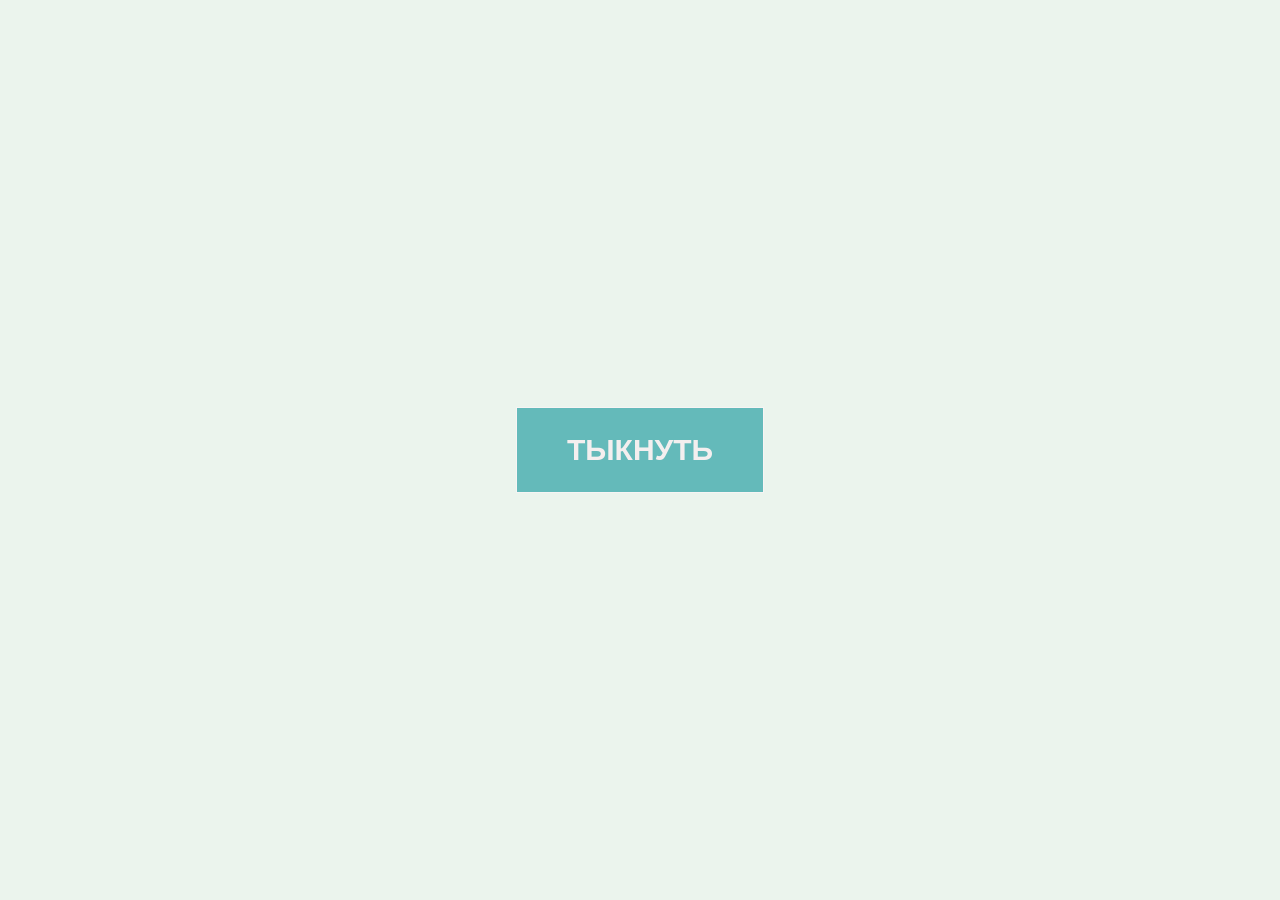
<file: labs/Lab_03_html_intro/solution/index.html>
<!DOCTYPE html>
<html lang="ru">
  <head>
    <link rel="stylesheet" href="base_styles.css" />
    <link rel="stylesheet" href="style.css" />
    <meta charset="UTF-8" />
    <meta name="viewport" content="width=device-width, initial-scale=1.0" />
    <title>Кнопка</title>
  </head>
  <body>
    <button>Тыкнуть</button>
  </body>
</html>
</file>
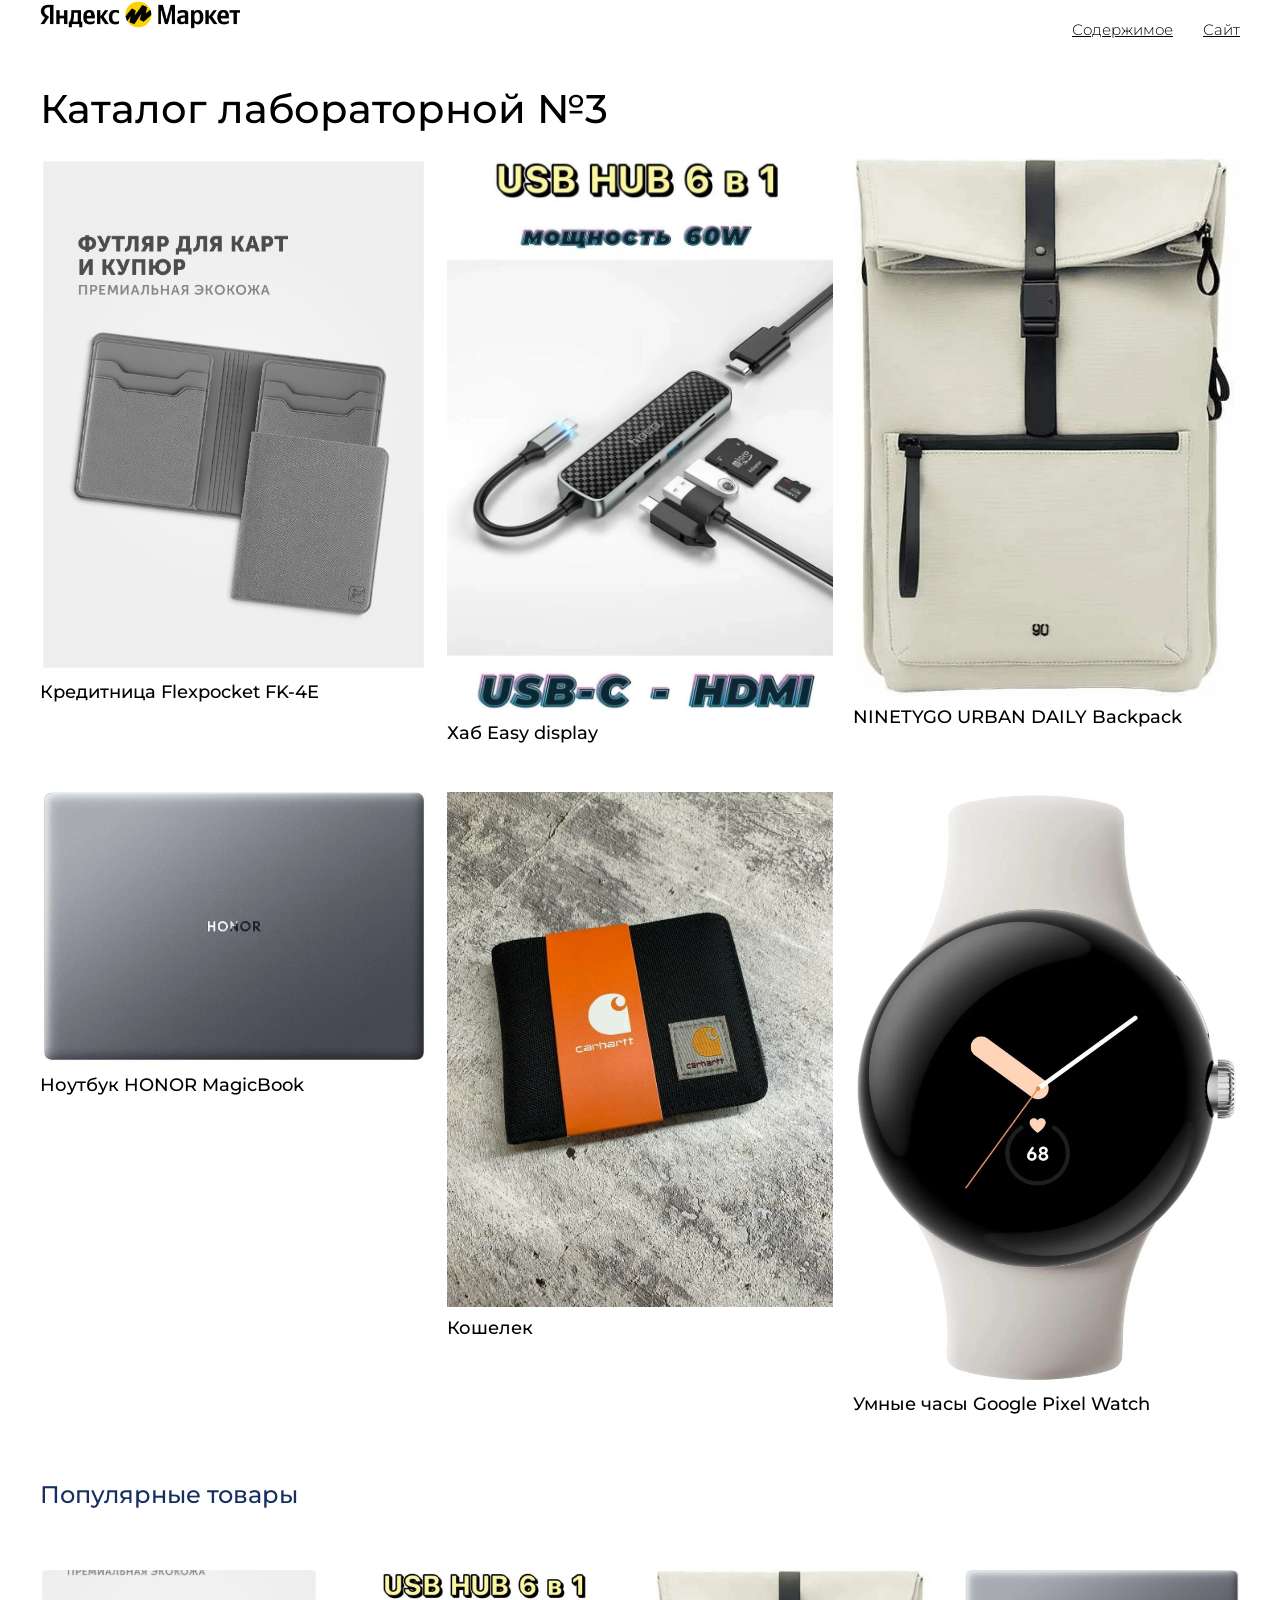
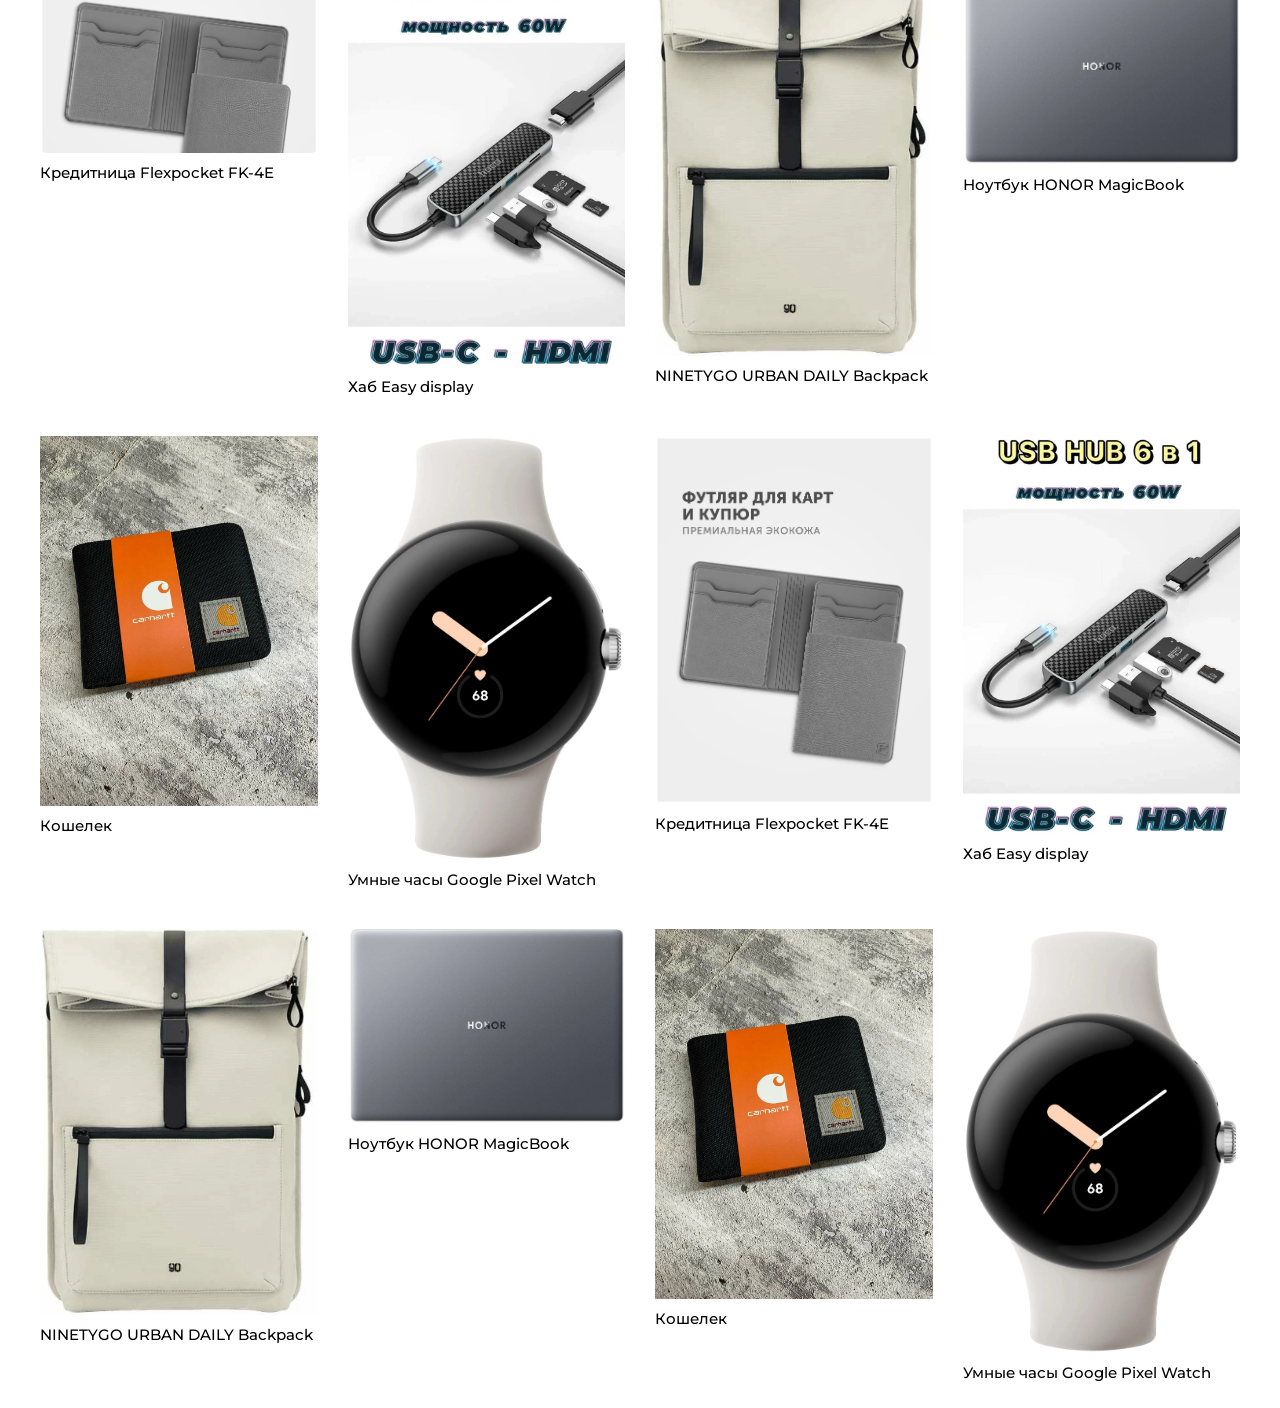
<file: labs/Lab_05_HTML_CSS/solution/index.html>
<!DOCTYPE html>
<html lang="ru">
<head>
  <meta charset="UTF-8">
  <meta http-equiv="X-UA-Compatible" content="IE=edge">
  <meta name="viewport" content="width=device-width, initial-scale=1.0">
  <title>Лабораторная работа №3</title>
  <link rel="preconnect" href="https://fonts.googleapis.com">
  <link rel="preconnect" href="https://fonts.gstatic.com" crossorigin>
  <link rel="icon" href="assets/img/3.svg" type="image/x-icon">
  <link href="https://fonts.googleapis.com/css2?family=Montserrat:wght@300;400;500;700&display=swap" rel="stylesheet">
  <link rel="stylesheet" href="style.css">
</head>
<body>
  <header class="header">
    <div class="container">
      <div class="header_inner">
        <a class="logo" href="">
          <img class="logo-img" src="assets/img/logo_ym.png" alt="logo">
        </a>
        <nav class="menu">
          <div class="menu_list">
            <div class="menu_item">
              <a class="menu_link" href="#main">Содержимое</a>
            </div>
            <div class="menu_item">
              <a class="menu_link" target="_blank" href="https://market.yandex.ru/?utm_source_service=suggest&src_pof=901&icookie=Iiawt64FsCAx/QRZCOpUVeQwzyIITaZxIwIkYiz642TO7YucZ/npnAni6infANHeSkatH8YJW/VPwkSZTjn1ef0nFJM=&wprid=170688139709328947820705372599">Сайт</a>
            </div>
          </div>
        </nav>
      </div>
    </div>
  </header>

  <section class="main" id="main">
    <div class="container">
      <h1 class="main_title">Каталог лабораторной №3</h1>
      <div class="main_catalog">
				<div class="box_main_list">
					<div class="main_list">
						<div class="main_item">
							<div class="box_main_image">
								<img class="item_image" src="assets/img/orig.webp" alt="no image">
							</div>
							<div class="box_main_text">
								<p class="item_text">Кредитница Flexpocket FK-4E</p>
							</div>
						</div>
						<div class="main_item">
							<div class="box_main_image">
								<img class="item_image" src="assets/img/orig (1).webp" alt="no image">
							</div>
							<div class="box_main_text">
								<p class="item_text">Хаб Easy display</p>
							</div>
						</div>
						<div class="main_item">
							<div class="box_main_image">
								<img class="item_image" src="assets/img/orig (2).webp" alt="no image">
							</div>
							<div class="box_main_text">
								<p class="item_text">NINETYGO URBAN DAILY Backpack</p>
							</div>
						</div>
						<div class="main_item">
							<div class="box_main_image">
								<img class="item_image" src="assets/img/orig (3).webp" alt="no image">
							</div>
							<div class="box_main_text">
								<p class="item_text">Ноутбук HONOR MagicBook</p>
							</div>
						</div>
						<div class="main_item">
							<div class="box_main_image">
								<img class="item_image" src="assets/img/orig (4).webp" alt="">
							</div>
							<div class="box_main_text">
								<p class="item_text">Кошелек</p>
							</div>
						</div>
						<div class="main_item">
							<div class="box_main_image">
								<img class="item_image" src="assets/img/orig (5).webp" alt="">
							</div>
							<div class="box_main_text">
								<p class="item_text">Умные часы Google Pixel Watch</p>
							</div>
						</div>
					</div>
				</div>
			</div>

      <div class="box_promo_catalog">
        <div class="promo_catalog">
          <div class="box_promo_title">
            <h2 class="promo_title">Популярные товары</h2>
          </div>
          <div class="box_promo_list">
            <div class="promo_list">
              <div class="promo_item">
                <div class="box_promo_image">
                  <div class="promo_image_main">
                    <img class="promo_image" src="assets/img/orig.webp" alt="">
                    </div>
                </div>
                <div class="box_item_text">
                  <p class="item_text">Кредитница Flexpocket FK-4E</p>
                </div>
              </div>
              <div class="promo_item">
                <div class="box_promo_image">
                  <img class="promo_image" src="assets/img/orig (1).webp" alt="no image">
                </div>
                <div class="box_item_text">
                  <p class="item_text">Хаб Easy display</p>
                </div>
              </div>
              <div class="promo_item">
                <div class="box_promo_image">
                  <img class="promo_image" src="assets/img/orig (2).webp" alt="no image">
                </div>
                <div class="box_item_text">
                  <p class="item_text">NINETYGO URBAN DAILY Backpack</p>
                </div>
              </div>
              <div class="promo_item">
                <div class="box_promo_image">
                  <img class="promo_image" src="assets/img/orig (3).webp" alt="no image">
                </div>
                <div class="box_item_text">
                  <p class="item_text">Ноутбук HONOR MagicBook</p>
                </div>
              </div>
              <div class="promo_item">
                <div class="box_promo_image">
                  <img class="promo_image" src= "assets/img/orig (4).webp" alt="no image">
                </div>
                <div class="box_item_text">
                  <p class="item_text">Кошелек</p>
                </div>
              </div>
              <div class="promo_item">
                <div class="box_promo_image">
                  <img class="promo_image" src= "assets/img/orig (5).webp" alt="no image">
                </div>
                <div class="box_item_text">
                  <p class="item_text">Умные часы Google Pixel Watch</p>
                </div>
              </div>
              <div class="promo_item">
                <div class="box_promo_image">
                  <img class="promo_image" src="assets/img/orig.webp" alt="no image">
                </div>
                <div class="box_item_text">
                  <p class="item_text">Кредитница Flexpocket FK-4E</p>
                </div>
              </div>
              <div class="promo_item">
                <div class="box_promo_image">
                  <img class="promo_image" src="assets/img/orig (1).webp" alt="no image">
                </div>
                <div class="box_item_text">
                  <p class="item_text">Хаб Easy display</p>
                </div>
              </div>
              <div class="promo_item">
                <div class="box_promo_image">
                  <img class="promo_image" src="assets/img/orig (2).webp" alt="no image">
                </div>
                <div class="box_item_text">
                  <p class="item_text">NINETYGO URBAN DAILY Backpack</p>
                </div>
              </div>
              <div class="promo_item">
                <div class="box_promo_image">
                  <img class="promo_image" src="assets/img/orig (3).webp" alt="no image">
                </div>
                <div class="box_item_text">
                  <p class="item_text">Ноутбук HONOR MagicBook</p>
                </div>
              </div>
              <div class="promo_item">
                <div class="box_promo_image">
                  <img class="promo_image" src="assets/img/orig (4).webp" alt="no image">
                </div>
                <div class="box_item_text">
                  <p class="item_text">Кошелек</p>
                </div>
              </div>
              <div class="promo_item">
                <div class="box_promo_image">
                  <img class="promo_image" src="assets/img/orig (5).webp" alt="no image">
                </div>
                <div class="box_item_text">
                  <p class="item_text">Умные часы Google Pixel Watch</p>
                </div>
              </div>
              
            </div>
          </div>
        </div>
      </div>
    </div>
  </section>
</body>
</html>
</file>
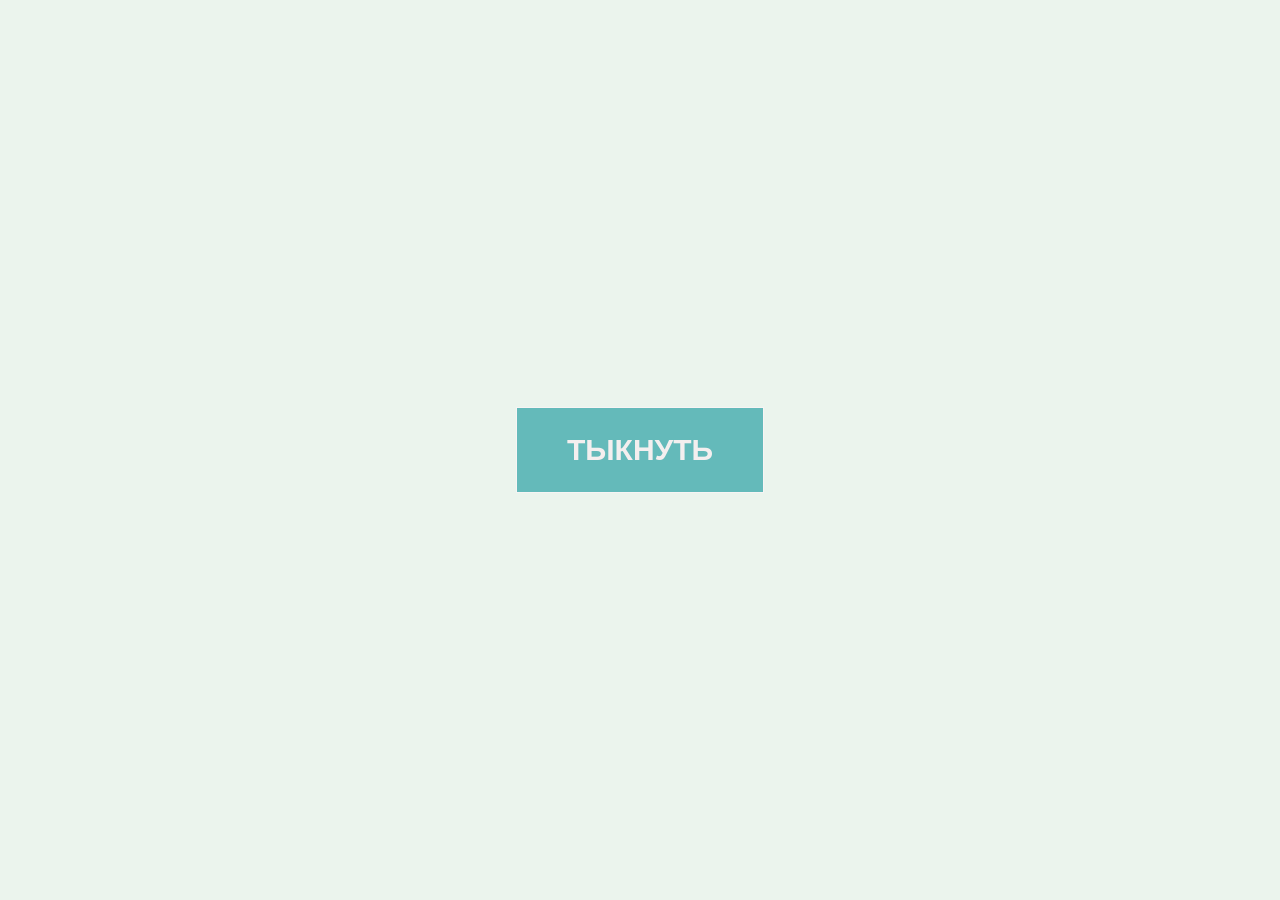
<file: labs/Lab_03_html_intro/solution/solution/index.html>
<!DOCTYPE html>
<html lang="ru">
  <head>
    <link rel="stylesheet" href="base_styles.css" />
    <meta charset="UTF-8" />
    <meta name="viewport" content="width=device-width, initial-scale=1.0" />
    <title>Кнопка</title>
  </head>
  <body>
    <button>Тыкнуть</button>
  </body>
</html>
</file>
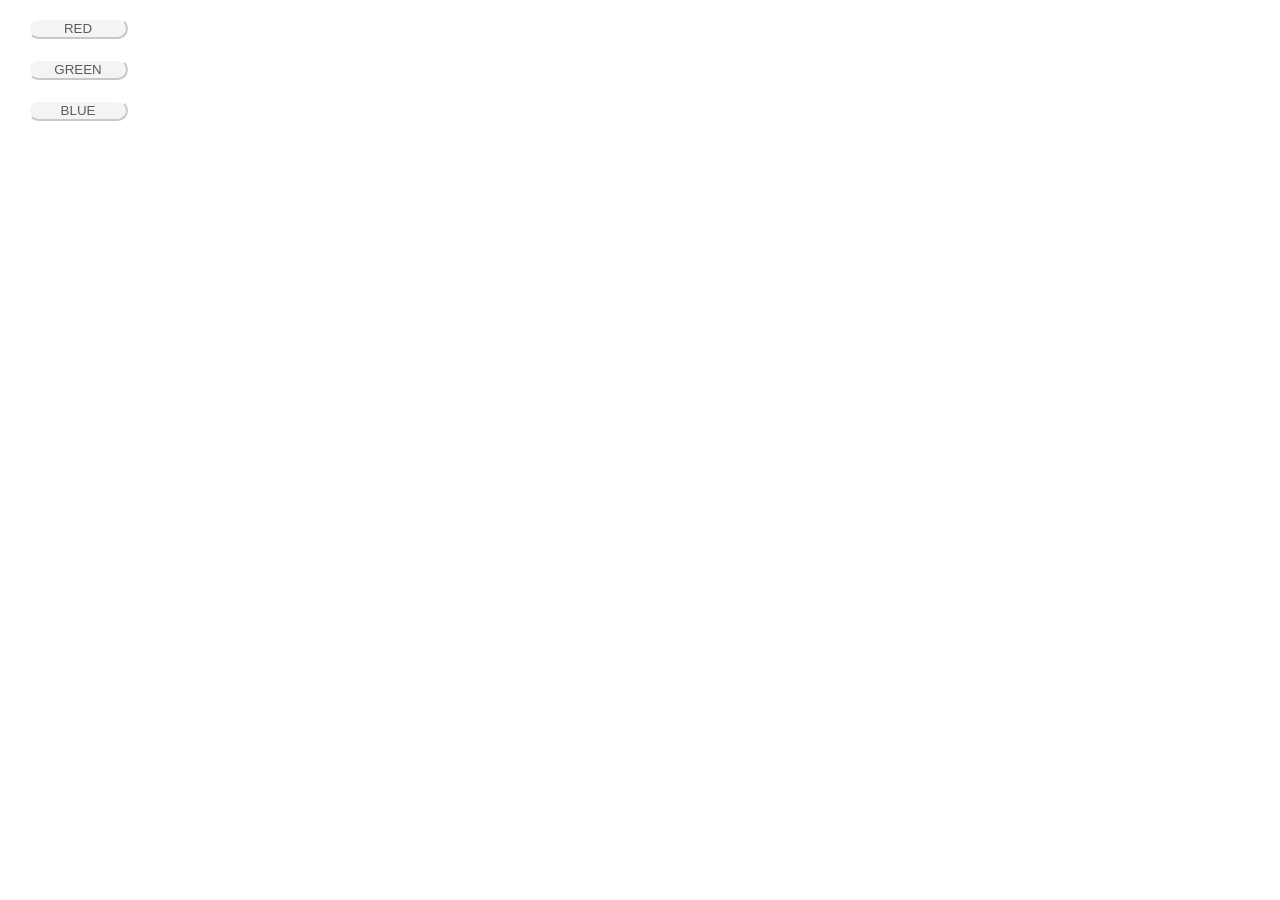
<file: labs/Lab_08_events_js/solution/task1/index.html>
<!DOCTYPE html>
<html lang="ru">
<head>
    <meta charset="UTF-8">
    <meta name="viewport" content="width=device-width, initial-scale=1.0">
    <link rel="stylesheet" href="style.css">
    <title>Document</title>
</head>
<body id="body">
    <main>
        <div class="buttons">
            <div class="button"><button id="redButton" type="button">RED</button></div>
            <div class="button"><button id="greenButton" type="button">GREEN</button></div>
            <div class="button"><button id="blueButton" type="button">BLUE</button></div>
            <script src="app.js"></script>
        </div>
    </main>
</body>
</html>
</file>
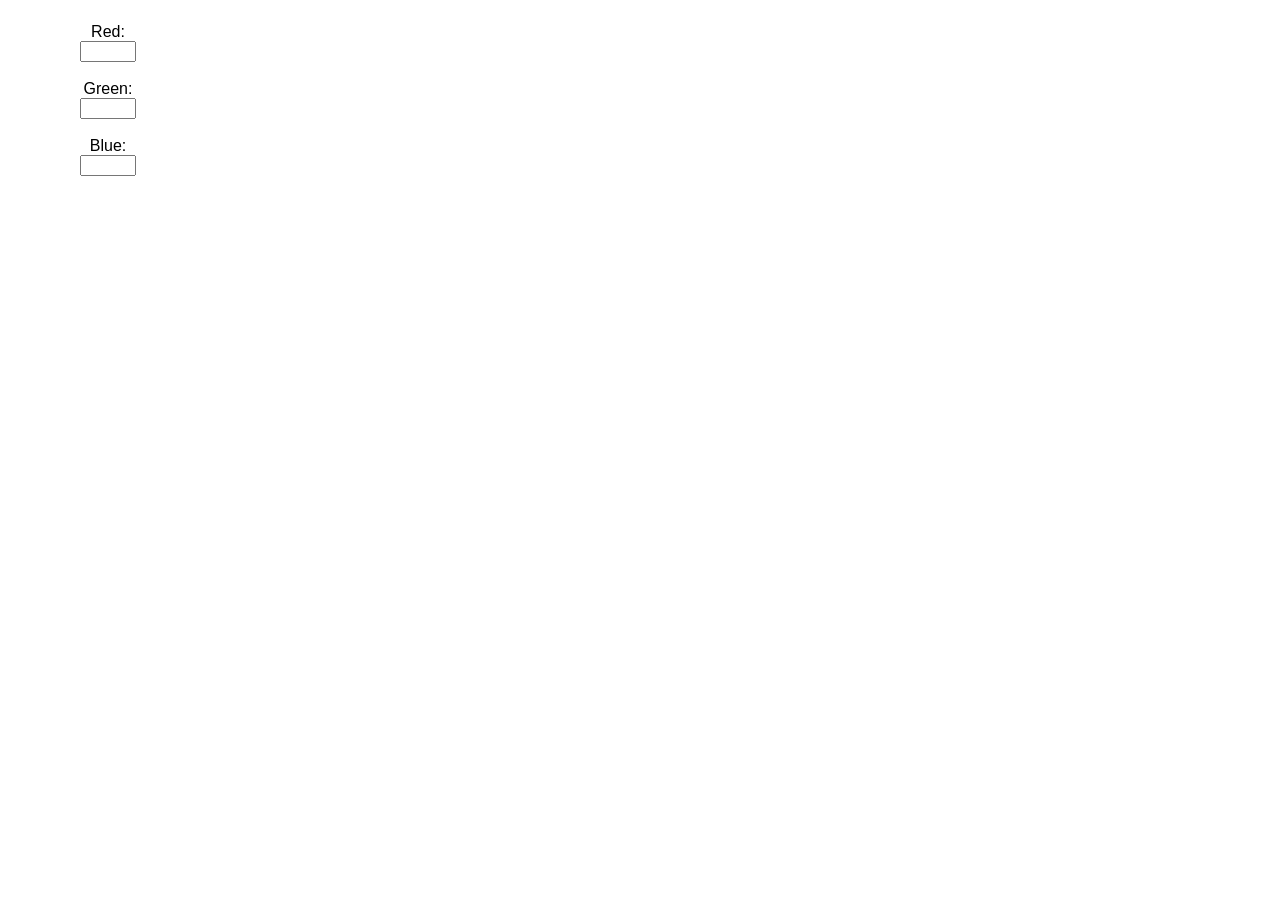
<file: labs/Lab_08_events_js/solution/task2/index.html>
<!DOCTYPE html>
<html lang="ru">
<head>
    <meta charset="UTF-8">
    <meta name="viewport" content="width=device-width, initial-scale=1.0">
    <link rel="stylesheet" href="style.css">
    <title>Document</title>
</head>
<body id="body">
    <main>
        <div class="buttons">
            <div class="inpt">
                <label for="redInput">Red:</label>
                <input type="number" id="redInput" min="0" max="255" required><br>
            </div>
            <div class="inpt">
                <label for="greenInput">Green:</label>
                <input type="number" id="greenInput" min="0" max="255" required><br>
            </div>
            <div class="inpt">
                <label for="blueInput">Blue:</label>
                <input type="number" id="blueInput" min="0" max="255" required><br>
            </div>
        </div>
        <div id="colorArea" class="Area"></div>
    </main>
<script src="app.js"></script>
</body>
</html>
</file>
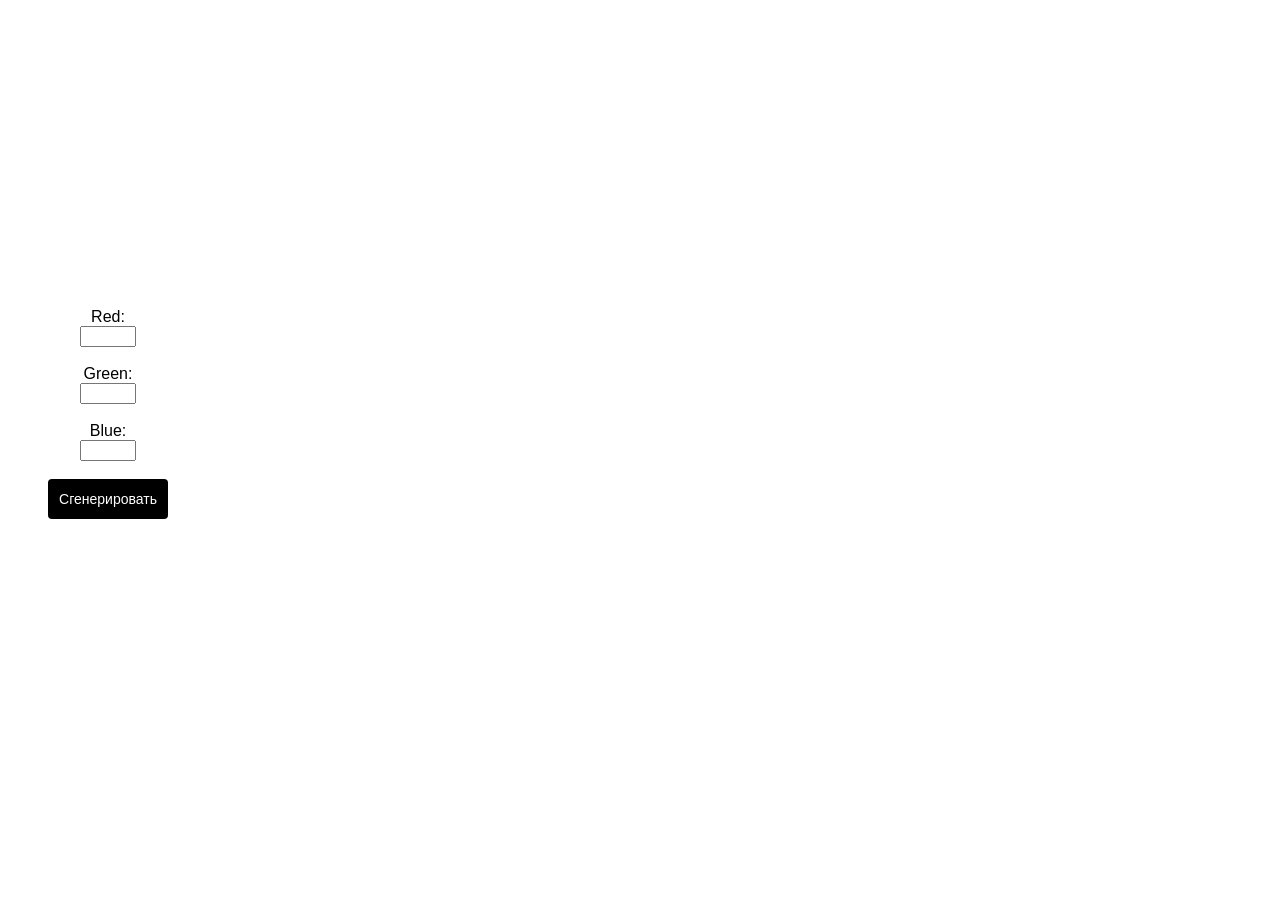
<file: labs/Lab_08_events_js/solution/task3/index.html>
<!DOCTYPE html>
<html lang="ru">
<head>
    <meta charset="UTF-8">
    <meta name="viewport" content="width=device-width, initial-scale=1.0">
    <link rel="stylesheet" href="style.css">
    <title>Document</title>
</head>
<body id="body">
    <div class="container">
    </div>
    <main>
        <div class="buttons">
            <div class="inpt">
                <label for="redInput">Red:</label>
                <input type="number" id="redInput" min="0" max="255" required><br>
            </div>
            <div class="inpt">
                <label for="greenInput">Green:</label>
                <input type="number" id="greenInput" min="0" max="255" required><br>
            </div>
            <div class="inpt">
                <label for="blueInput">Blue:</label>
                <input type="number" id="blueInput" min="0" max="255" required><br>
            </div>
            <div class="inpt">
                <button id = "generateButton" type="button">Сгенерировать</button>
            </div>
        </div>
        <div id="colorArea" class="Area"></div>
    </main>
<script src="app.js"></script>
</body>
</html>
</file>
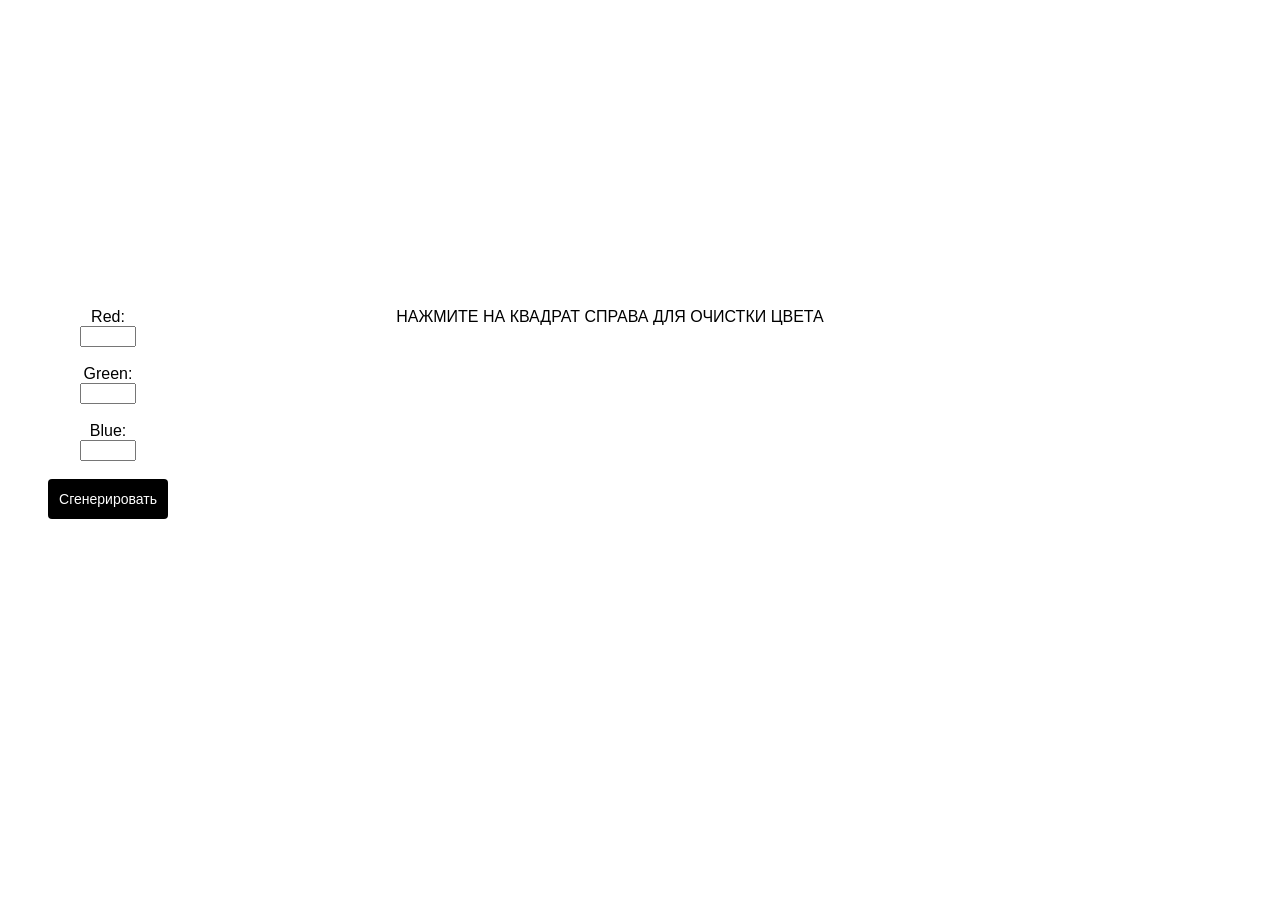
<file: labs/Lab_08_events_js/solution/task4/index.html>
<!DOCTYPE html>
<html lang="ru">
<head>
    <meta charset="UTF-8">
    <meta name="viewport" content="width=device-width, initial-scale=1.0">
    <link rel="stylesheet" href="style.css">
    <title>Document</title>
</head>
<body id="body">
    <div class="container">
    </div>
    <main>
        <div class="buttons">
            <div class="inpt">
                <label for="redInput">Red:</label>
                <input type="number" id="redInput" min="0" max="255" required><br>
            </div>
            <div class="inpt">
                <label for="greenInput">Green:</label>
                <input type="number" id="greenInput" min="0" max="255" required><br>
            </div>
            <div class="inpt">
                <label for="blueInput">Blue:</label>
                <input type="number" id="blueInput" min="0" max="255" required><br>
            </div>
            <div class="inpt">
                <button id="generateButton" type="button">Сгенерировать</button>
            </div>
        </div>
        <label for="Area">НАЖМИТЕ НА КВАДРАТ СПРАВА ДЛЯ ОЧИСТКИ ЦВЕТА</label>
        <div id="colorArea" class="Area"></div>
    </main>
<script src="app.js"></script>
</body>
</html>
</file>
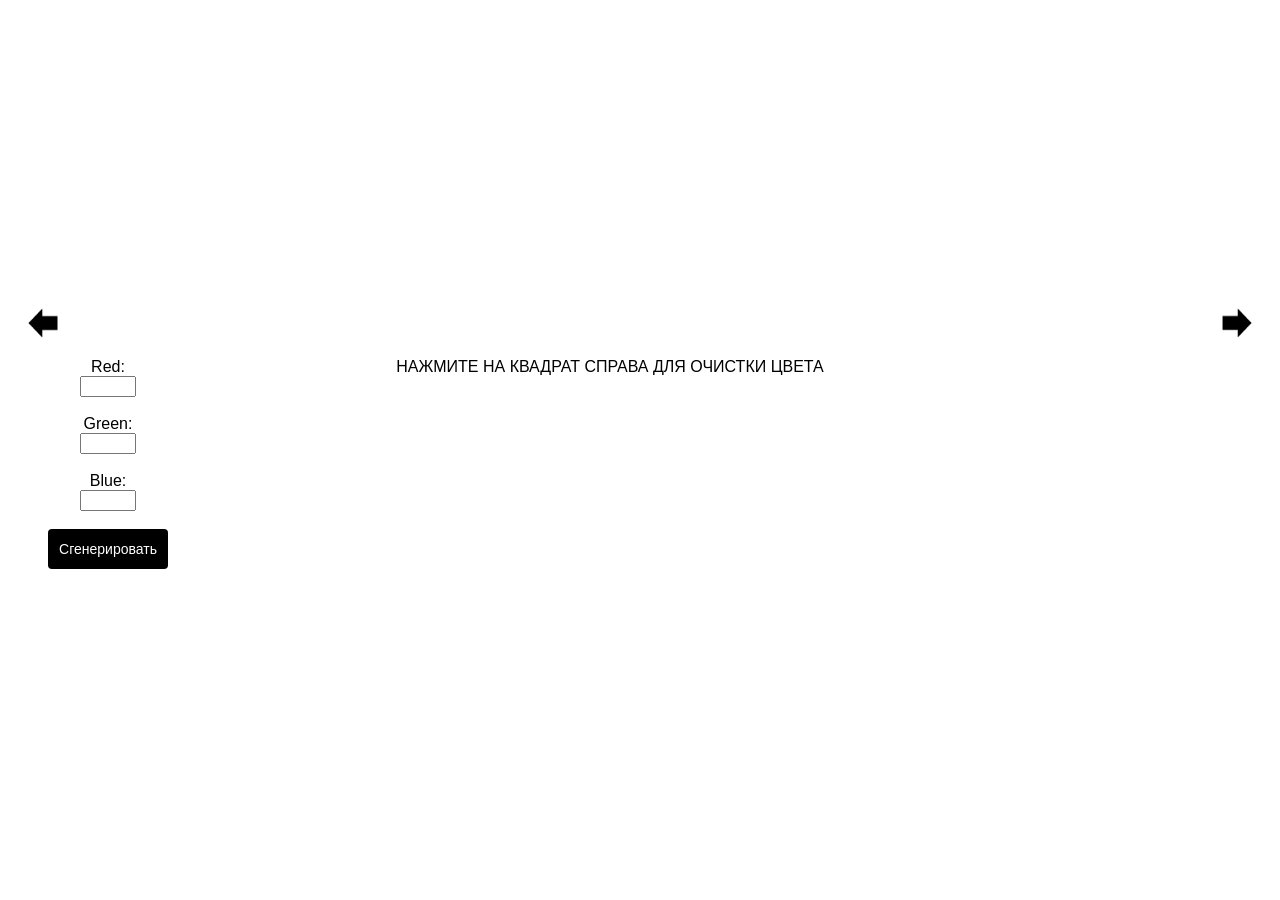
<file: labs/Lab_08_events_js/solution/task5/index.html>
<!DOCTYPE html>
<html lang="ru">
<head>
    <meta charset="UTF-8">
    <meta name="viewport" content="width=device-width, initial-scale=1.0">
    <link rel="stylesheet" href="style.css">
    <title>Document</title>
</head>
<body id="body">
    <div class="container" id="container"></div>
    <div class="arrows">
        <img id='scroll_L_Arrow' src='left-button.png' onclick="scrollThumb('Go_L')" />
        <img id='scroll_R_Arrow' src='right-button.png' onclick="scrollThumb('Go_R')" />
    </div>
    <main>
        <div class="buttons">
            <div class="inpt">
                <label for="redInput">Red:</label>
                <input type="number" id="redInput" min="0" max="255" required><br>
            </div>
            <div class="inpt">
                <label for="greenInput">Green:</label>
                <input type="number" id="greenInput" min="0" max="255" required><br>
            </div>
            <div class="inpt">
                <label for="blueInput">Blue:</label>
                <input type="number" id="blueInput" min="0" max="255" required><br>
            </div>
            <div class="inpt">
                <button id="generateButton" type="button">Сгенерировать</button>
            </div>
        </div>
        <label for="Area">НАЖМИТЕ НА КВАДРАТ СПРАВА ДЛЯ ОЧИСТКИ ЦВЕТА</label>
        <div id="colorArea" class="Area"></div>
    </main>
    <script src="app.js"></script>
    <script src="https://code.jquery.com/jquery-3.6.0.min.js"></script>
</body>
</html>
</file>
<file: labs/Lab_03_html_intro/solution/base_styles.css>
html {
    height: 100%;
  }
  
  body {
    display: flex;
    justify-content: center;
    align-items: center;
    height: 100%;
    margin: 0;
    background-color: #ebf4ed;
  }
  
  button {
    border: 1px solid #f7f4f4;
    padding: 25px 50px;
    color: rgb(244, 239, 239);
    font-weight: 900;
    font-size: 30px;
    text-transform: uppercase;
    background-color: rgb(100, 186, 186);
    cursor: pointer;
  }
</file>
<file: labs/Lab_03_html_intro/solution/style.css>
html {
    height: 100%;
  }
  
  body {
    display: flex;
    justify-content: center;
    align-items: center;
    height: 100%;
    margin: 0;
    background-color: #ebf4ed;
  }
</file>
<file: labs/Lab_05_HTML_CSS/solution/style.css>
html {
    scroll-behavior: smooth;
}


* {
  margin: 0;
  padding: 0;
  outline: 0;
  box-sizing: border-box;
}

body {
  min-height: 100vh;
}

ul {
    list-style: none;
}

img {
    max-width: 100%;
    display: block;
}

input,
button,
textarea,
select {
    font: inherit;
}
.flex {
  display: flex;
}
a {
  text-decoration: none;
}

.header {
  background-color: rgb(255, 255, 255);
}

.container {
  max-width: 1280px;
  margin: 0 auto;
}

.header_inner {
  display: flex;
  justify-content: space-between;
  
}

.logo {
  transition: all .3s;
}

.logo-img {
  max-width: 200px;
  max-height: 60px;
}

.menu {
  padding: 20px 0;
}

.menu_list {
  display: flex;
}

.menu_item:not(:last-child) {
  padding-right: 30px;
}

.menu_link {
  color: #000000;
  font-family: 'Montserrat', sans-serif;
  font-weight: 300;
  font-size: 15px;
  transition: all .3s;
  text-decoration: underline;
}

.menu_link:hover {
  font-size: 16px;
  text-decoration: none;
}

/* Main */

.main {
  margin-bottom: 30px;
}

.main_title {
  font-family: 'Montserrat', sans-serif;
  font-weight: 500;
  font-size: 40px;
  margin: 25px 0 15px;
  color: #000000;
}

.main_list {
  display: flex;
  flex-wrap: wrap;
  margin: -24px -10px;
}

.main_item {
  padding: 24px 10px;
  font-size: 18px;
  width: 33.333%;
}

.main_item,
.promo_item {
  font-family: 'Montserrat', sans-serif;
  font-weight: 500;
  transition: all .3s;
}

.main_item:hover {
  transform: scale(1.05);
  transition: all .3s; 
  opacity: 40%;
}

.box_main_image {
  padding-bottom: 10px;
}

.item_image {
  width: 100%;
}


/* Promo */
.box_promo_catalog {
  padding-top: 65px;
}

.promo_title {
  font-family: 'Montserrat', sans-serif;
  font-weight: 500;
  color: #162e60;
}
.box_promo_image {
  padding-bottom: 10px;
}

.promo_list {
  display: flex;
  flex-wrap: wrap;
  margin: -24px -15px; 
}

.box_promo_title {
  padding-bottom: 65px;
}

.promo_item {
  font-size: 13px;
  transition: all .3s;
  width: 25%;
  padding: 24px 15px;
}

 .promo_image_main {    
  padding-top: 66%;
  position: relative;
}
.promo_image_main .promo_image {
  position: absolute;
  left: 0;
  right: 0;
  top: 0;
  bottom: 0;
  width: 100%;
  height: 100%;
  object-fit: cover;
  border-radius: 3%;
} 

.promo_item:hover {
  transform: scale(1.05);
  opacity: 40%;
}

.box_item_text {
  font-size: 15px;
}


@media (max-width: 1280px) {
  .container {
    padding: 0 40px;
  }

  .main_title {
    margin: 25px 0 25px;
  }
  
  .item_image {
    width: 100%;
  }

  .promo_item {
    padding: 20px 15px;
  }
}

@media (max-width: 960px) {
  .main_title {
    margin-top: 15px;
    font-size: 35px;
  }

  .box_promo_title {
    padding-bottom: 30px;
  }

}

@media (max-width: 768px) {
  .main_title {
    font-size: 30px;
  }

  .main_item {
    padding: 20px 10px;
    width: 50%;
  }

  .box_promo_catalog {
    padding-top: 45px;
  } 

  .promo_item {
    width: 33.333%;
    padding: 12px 15px;
  } 
}

@media (max-width: 640px) {
  .container {
    padding: 0 12px;
  }

  .header_inner {
    display: block;
  }
  
  .logo-img {
    width: 25%;
    height: 25;
    margin-left: auto;
    margin-right: auto;
  }

  .menu {
    padding: 10px 0;
  }
  .menu_list {
    justify-content: center;
  }

  .menu_link {
    font-size: 20px;
    border-bottom: 1px solid #fff;
  }
  
  .menu_link:hover {
    border-bottom: transparent;
    font-size: 20px;
  }

  .main_title {
    font-size: 25px;
  }
  .main_item {
    padding: 20px 12px;
    width: 100%;
  }

  .box_main_text {
    font-size: 22px;
  }

  .box_promo_title {
    font-size: 18px;
    padding-bottom: 35px;
  }
  .promo_item {
    width: 50%;
    padding: 12px 12px;
  }

  .box_item_text {
    font-size: 17px;
  }

}

@media (max-width: 414px) {
  .menu_link {
    font-size: 18px;
  }

  .main_title {
    font-size: 21px;
  }

  .box_main_text {
    font-size: 18px;
  }
}

@media (max-width: 320px) {
  .main_title {
    font-size: 20px;
  }

  .box_promo_title {
    font-size: 16px;
    padding-bottom: 35px;
}
}
</file>
<file: labs/Lab_03_html_intro/solution/solution/base_styles.css>
html {
    height: 100%;
  }
  
  body {
    display: flex;
    justify-content: center;
    align-items: center;
    height: 100%;
    margin: 0;
    background-color: #ebf4ed;
  }
  
  button {
    border: 1px solid #f7f4f4;
    padding: 25px 50px;
    color: rgb(244, 239, 239);
    font-weight: 900;
    font-size: 30px;
    text-transform: uppercase;
    background-color: rgb(100, 186, 186);
    cursor: pointer;
  }
</file>
<file: labs/Lab_08_events_js/solution/task1/style.css>
.button {
    padding: 10px 20px;
    border-radius: 5px;
    opacity :0.8;
}
button {
    width: 100px;
    border-radius: 20px;
    opacity: 0.8;
    border-color: white;
    font-family: 'Franklin Gothic Medium', 'Arial Narrow', Arial, sans-serif;
}
</file>
<file: labs/Lab_08_events_js/solution/task2/style.css>
main {
    display: flex;
    flex-direction: row;
    font-family: 'Franklin Gothic Medium', 'Arial Narrow', Arial, sans-serif;
    justify-content:space-between;
}
.Area{
    width: 200px;
    height: 200px;
    margin-right: 60px
}

.inpt {
    width: 200px;
    display: grid;
    align-items: center;
    align-content: center;
    justify-items: center;
    justify-content: space-around;
}

.buttons {
    display: flex;
    flex-direction: column;
    justify-content: center;
}
</file>
<file: labs/Lab_08_events_js/solution/task3/style.css>
main {
    display: flex;
    flex-direction: row;
    font-family: 'Franklin Gothic Medium', 'Arial Narrow', Arial, sans-serif;
    justify-content:space-between;
}
.Area{
    width: 200px;
    height: 200px;
    margin-right: 60px
}

.inpt {
    width: 200px;
    display: grid;
    align-items: center;
    align-content: center;
    justify-items: center;
    justify-content: space-around;
}

.buttons {
    display: flex;
    flex-direction: column;
    justify-content: center;
}

.container{
    height: 300px;
    display:flex;
    flex-direction:row;
    flex-wrap:wrap;
}

.block {
    height: 100px;
    width: 100px;
    margin: 5px;
}

#generateButton {
    width: 120px;
    height: 40px;
    border-width: 0px;
    border-radius: 4px;
    color: white;
    background-color: black;
    font-family: 'Franklin Gothic Medium', 'Arial Narrow', Arial, sans-serif;
    font-size: 14px;
    &:active{
        opacity:0.5;
    }
}
</file>
<file: labs/Lab_08_events_js/solution/task4/style.css>
main {
    display: flex;
    flex-direction: row;
    font-family: 'Franklin Gothic Medium', 'Arial Narrow', Arial, sans-serif;
    justify-content:space-between;
}
.Area{
    width: 200px;
    height: 200px;
    margin-right: 60px
}

.inpt {
    width: 200px;
    display: grid;
    align-items: center;
    align-content: center;
    justify-items: center;
    justify-content: space-around;
}

.buttons {
    display: flex;
    flex-direction: column;
    justify-content: center;
}

.container {
    height: 300px;
    width: 100%;
    display: flex;
    flex-direction: row;
    flex-wrap: nowrap;
    overflow-x: auto;
    align-items: center;
}

.block {
    height: 200px;
    width: 200px;
    flex: 0 0 auto;
    margin: 5px;
}

#generateButton {
    width: 120px;
    height: 40px;
    border-width: 0px;
    border-radius: 4px;
    color: white;
    background-color: black;
    font-family: 'Franklin Gothic Medium', 'Arial Narrow', Arial, sans-serif;
    font-size: 14px;
    &:active{
        opacity:0.5;
    }
}
</file>
<file: labs/Lab_08_events_js/solution/task5/style.css>
main {
    display: flex;
    flex-direction: row;
    font-family: 'Franklin Gothic Medium', 'Arial Narrow', Arial, sans-serif;
    justify-content:space-between;
}
.Area{
    width: 200px;
    height: 200px;
    margin-right: 60px
}

.inpt {
    width: 200px;
    display: grid;
    align-items: center;
    align-content: center;
    justify-items: center;
    justify-content: space-around;
}

.buttons {
    display: flex;
    flex-direction: column;
    justify-content: center;
}

.container {
    height: 300px;
    width: 100%;
    display: flex;
    flex-direction: row;
    flex-wrap: nowrap;
    overflow-x: hidden;
    align-items: center;
}

.block {
    height: 200px;
    width: 200px;
    flex: 0 0 auto;
    margin: 5px;
}

#generateButton {
    width: 120px;
    height: 40px;
    border-width: 0px;
    border-radius: 4px;
    color: white;
    background-color: black;
    font-family: 'Franklin Gothic Medium', 'Arial Narrow', Arial, sans-serif;
    font-size: 14px;
    &:active{
        opacity:0.5;
    }
}

img{
    width: 30px;
    height: 30px;
}

.arrows {
    display: flex;
    justify-content: space-between;
    padding: 0px 20px 20px 20px;
}
</file>
